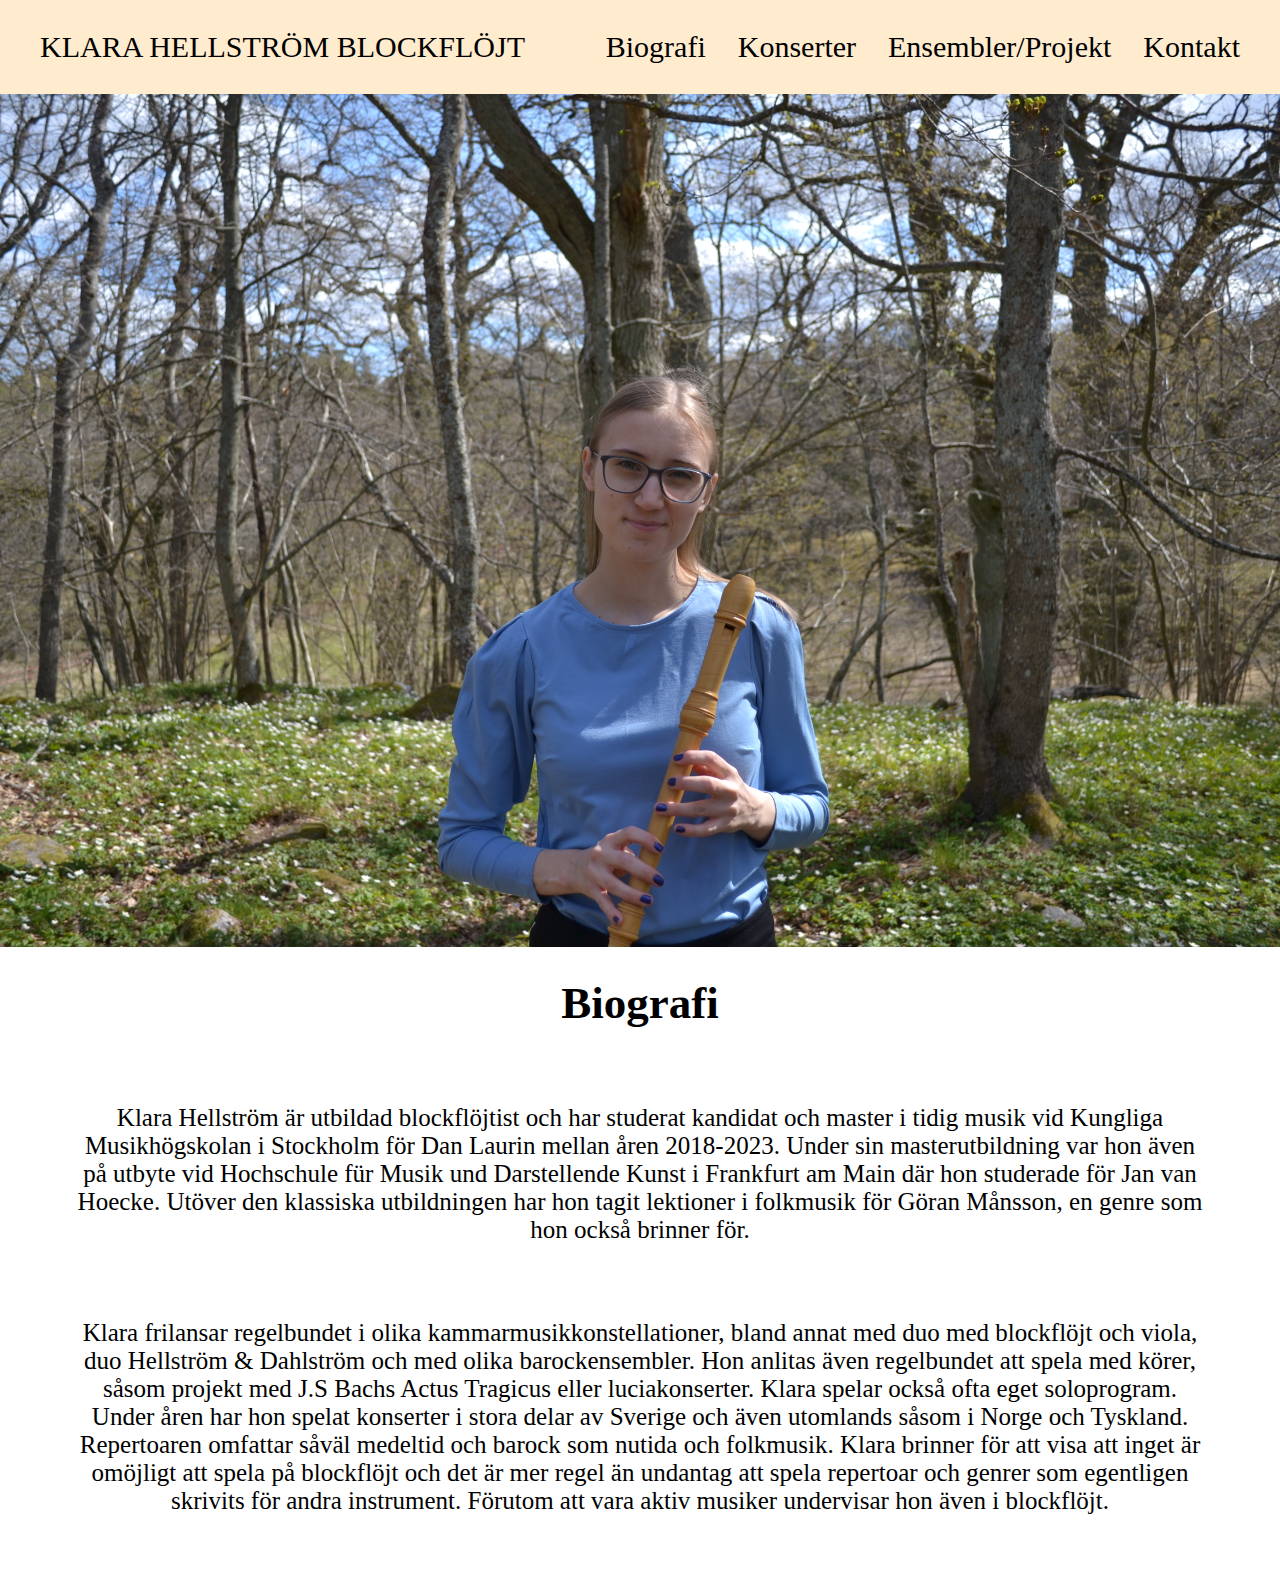
<file: index.html>
<!DOCTYPE html>
<html lang="en">
<head>
    <meta charset="UTF-8">
    <meta name="viewport" content="width=device-width, initial-scale=1.0">
    <title>Document</title>
    <link rel="stylesheet" href="style.css">

</head>
<body>
    <header>
        <nav>
            <div class="flex-layout">
                <p class="main-title">KLARA HELLSTRÖM BLOCKFLÖJT</p>
            </div>
            <ul class="primary-navigation">
                <li><a class="nav-link" href="/">Biografi</a></li>
                <li><a class="nav-link" href="/Konserter.html">Konserter</a></li>
                <li><a class="nav-link" href="/Projekt.html">Ensembler/Projekt</a></li>
                <li><a class="nav-link" href="/Kontakt.html">Kontakt</a></li>
            </ul>
            
        </nav>
    </header>
    <main>
        <img src="img/DSC_0005.JPG" alt="">
        <h1>Biografi</h1>
        <p class="content">Klara Hellström är utbildad blockflöjtist och har studerat kandidat och master i tidig musik vid Kungliga Musikhögskolan i Stockholm för Dan Laurin mellan åren 2018-2023. Under sin masterutbildning var hon även på utbyte vid Hochschule für Musik und Darstellende Kunst i Frankfurt am Main där hon studerade för Jan van Hoecke. Utöver den klassiska utbildningen har hon tagit lektioner i folkmusik för Göran Månsson, en genre som hon också brinner för.</p>

        <p class="content">Klara frilansar regelbundet i olika kammarmusikkonstellationer, bland annat med duo med blockflöjt och viola, duo Hellström & Dahlström och med olika barockensembler. Hon anlitas även regelbundet att spela med körer, såsom projekt med J.S Bachs Actus Tragicus eller luciakonserter. Klara spelar också ofta eget soloprogram. Under åren har hon spelat konserter i stora delar av Sverige och även utomlands såsom i Norge och Tyskland. Repertoaren omfattar såväl medeltid och barock som nutida och folkmusik. Klara brinner för att visa att inget är omöjligt att spela på blockflöjt och det är mer regel än undantag att spela repertoar och genrer som egentligen skrivits för andra instrument. Förutom att vara aktiv musiker undervisar hon även i blockflöjt.
        </p>
    </main>
    
</body>
</html>
</file>
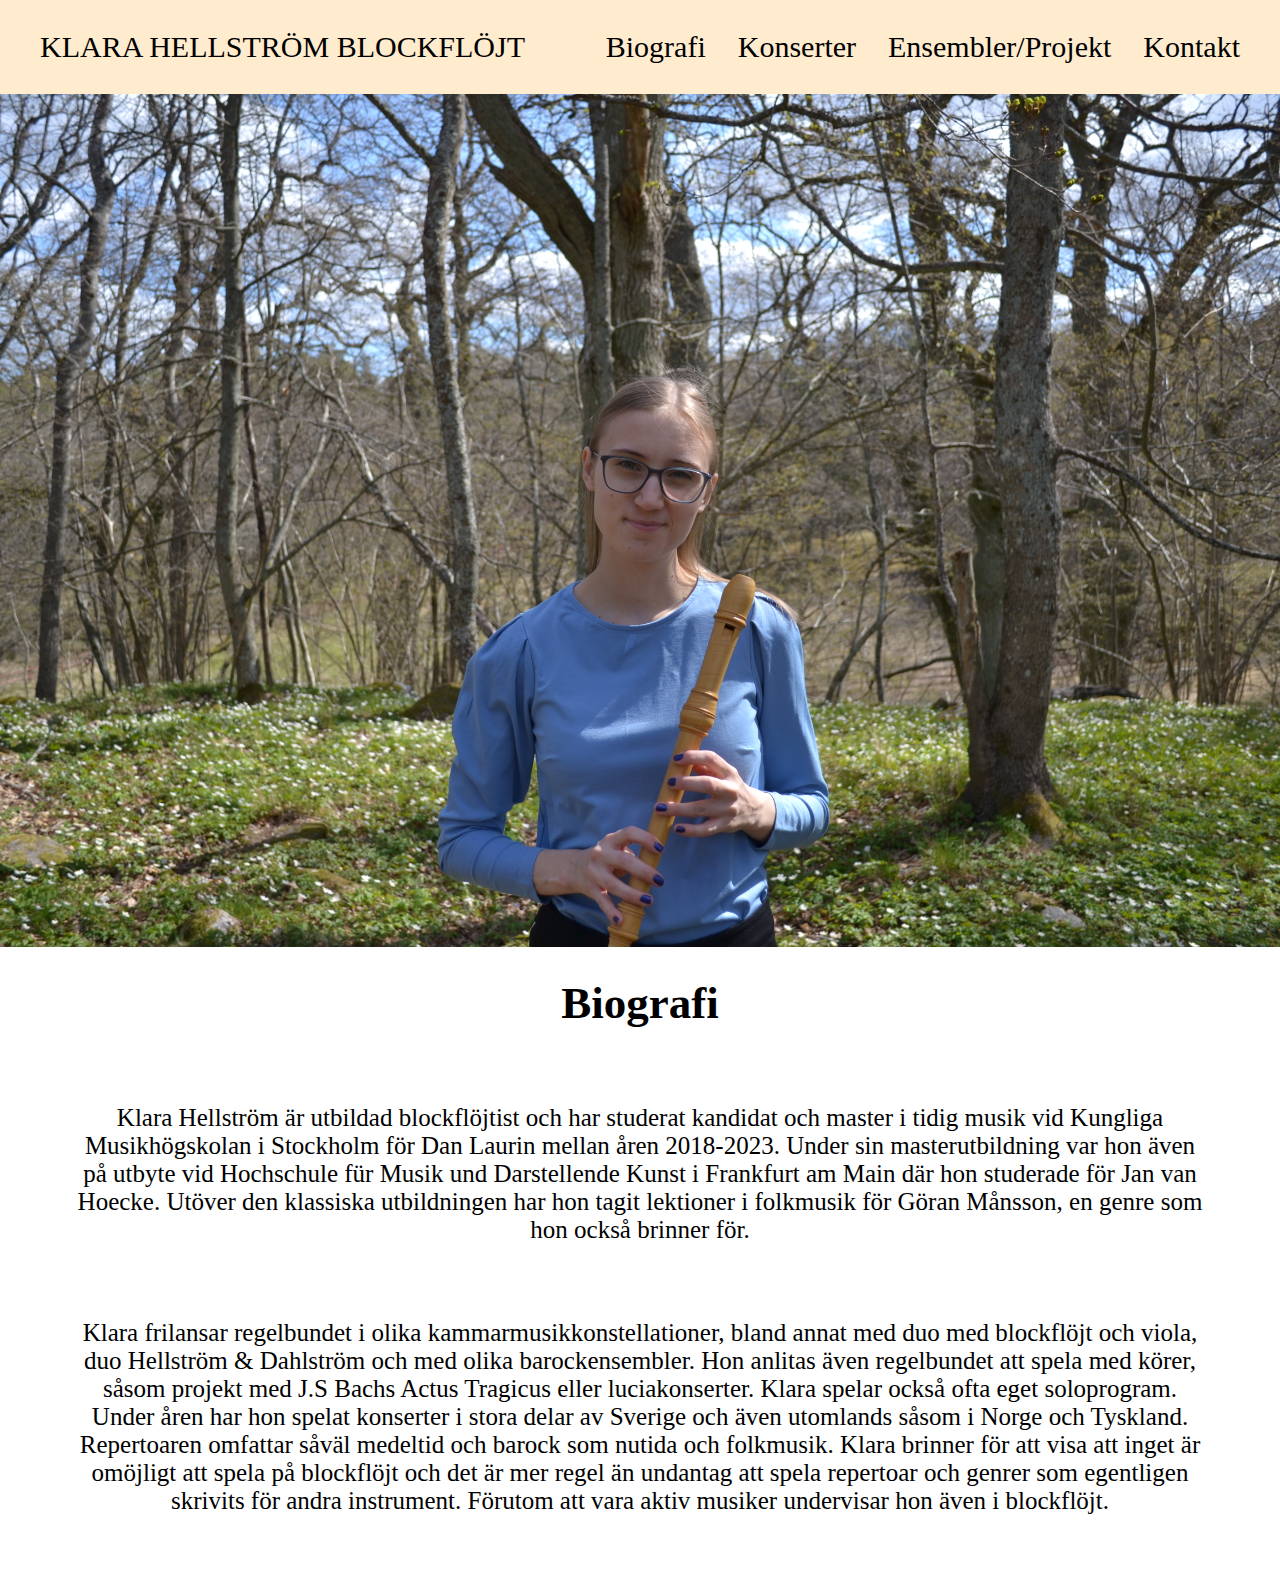
<file: Biografi.html>
<!DOCTYPE html>
<html lang="en">
<head>
    <meta charset="UTF-8">
    <meta name="viewport" content="width=device-width, initial-scale=1.0">
    <title>Document</title>
    <link rel="stylesheet" href="style.css">

</head>
<body>
    <header>
        <nav>
            <div class="flex-layout">
                <p class="main-title">KLARA HELLSTRÖM BLOCKFLÖJT</p>
            </div>
            <ul class="primary-navigation">
                <li><a class="nav-link" href="/Biografi.html">Biografi</a></li>
                <li><a class="nav-link" href="/Konserter.html">Konserter</a></li>
                <li><a class="nav-link" href="/Projekt.html">Ensembler/Projekt</a></li>
                <li><a class="nav-link" href="/Kontakt.html">Kontakt</a></li>
            </ul>
            
        </nav>
    </header>
    <main>
        <img src="img/DSC_0005.JPG" alt="">
        <h1>Biografi</h1>
        <p class="content">Klara Hellström är utbildad blockflöjtist och har studerat kandidat och master i tidig musik vid Kungliga Musikhögskolan i Stockholm för Dan Laurin mellan åren 2018-2023. Under sin masterutbildning var hon även på utbyte vid Hochschule für Musik und Darstellende Kunst i Frankfurt am Main där hon studerade för Jan van Hoecke. Utöver den klassiska utbildningen har hon tagit lektioner i folkmusik för Göran Månsson, en genre som hon också brinner för.</p>

        <p class="content">Klara frilansar regelbundet i olika kammarmusikkonstellationer, bland annat med duo med blockflöjt och viola, duo Hellström & Dahlström och med olika barockensembler. Hon anlitas även regelbundet att spela med körer, såsom projekt med J.S Bachs Actus Tragicus eller luciakonserter. Klara spelar också ofta eget soloprogram. Under åren har hon spelat konserter i stora delar av Sverige och även utomlands såsom i Norge och Tyskland. Repertoaren omfattar såväl medeltid och barock som nutida och folkmusik. Klara brinner för att visa att inget är omöjligt att spela på blockflöjt och det är mer regel än undantag att spela repertoar och genrer som egentligen skrivits för andra instrument. Förutom att vara aktiv musiker undervisar hon även i blockflöjt.
        </p>
    </main>
    
</body>
</html>
</file>
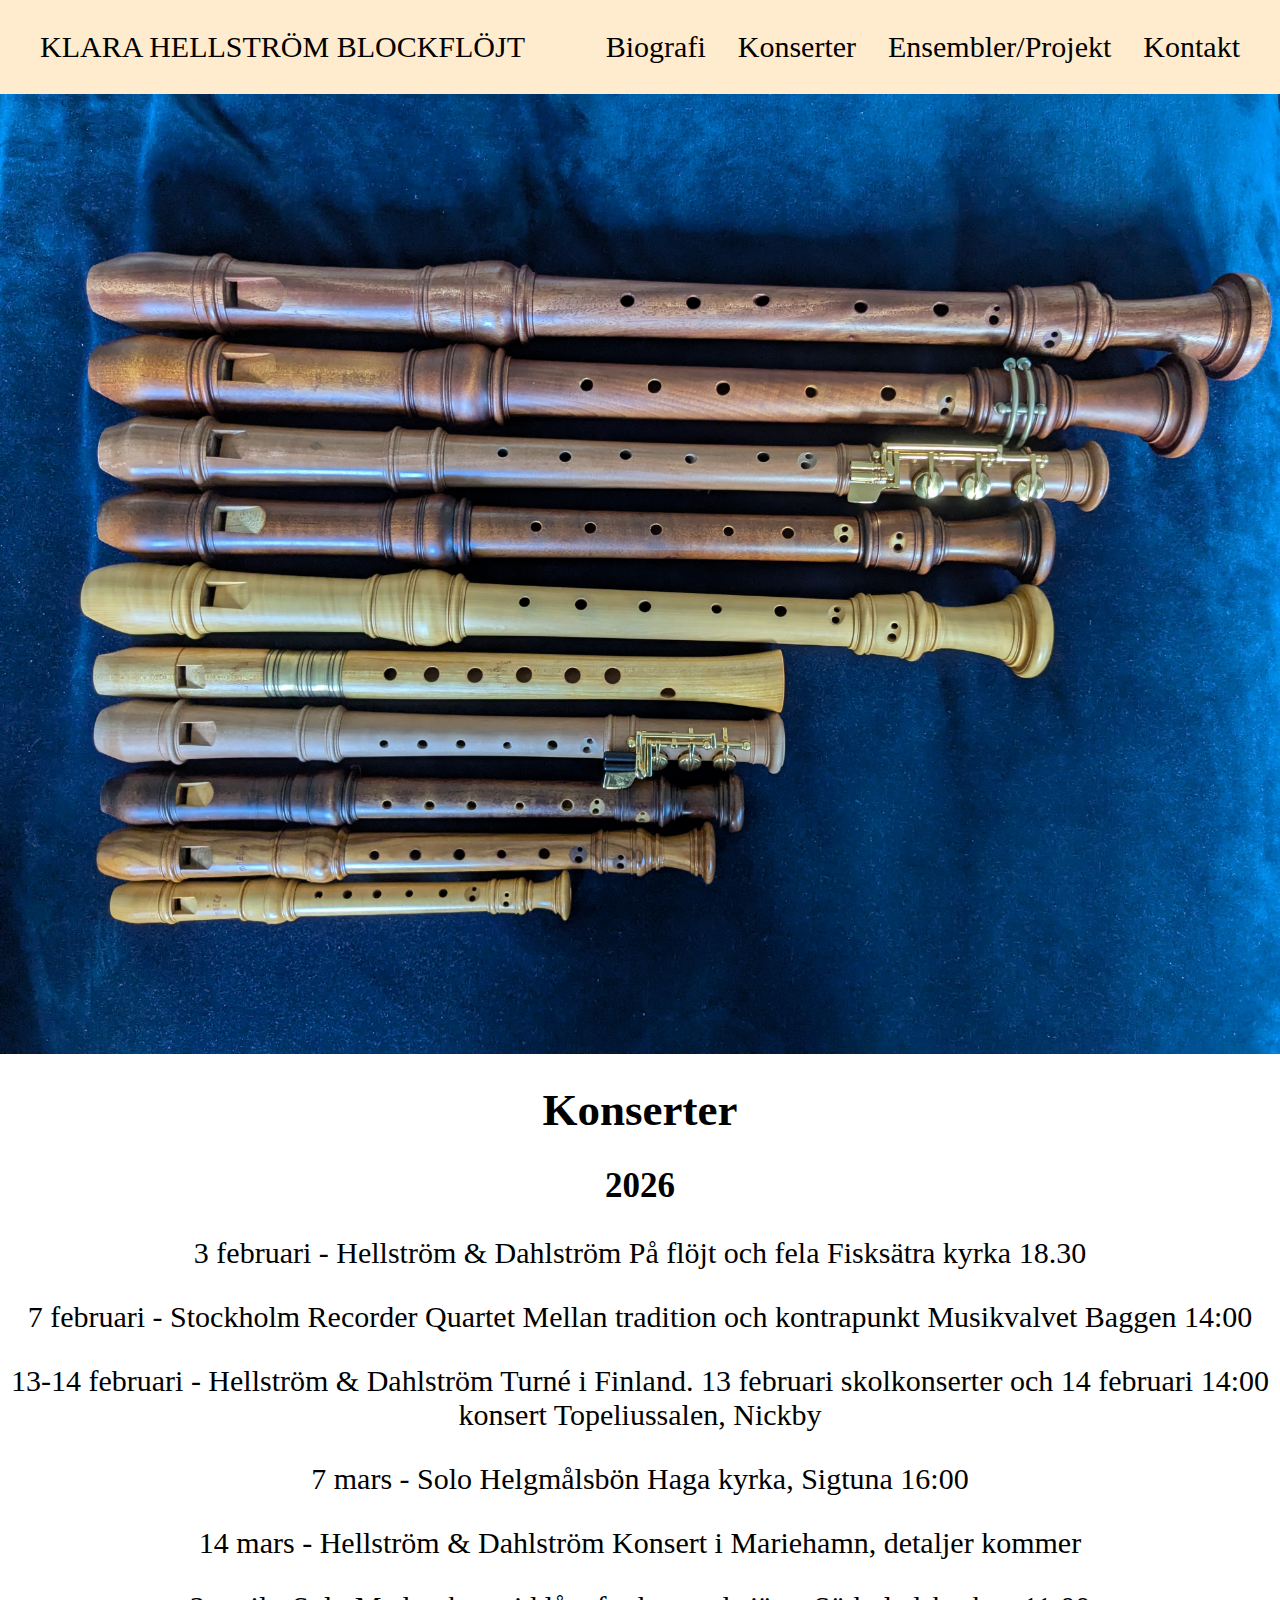
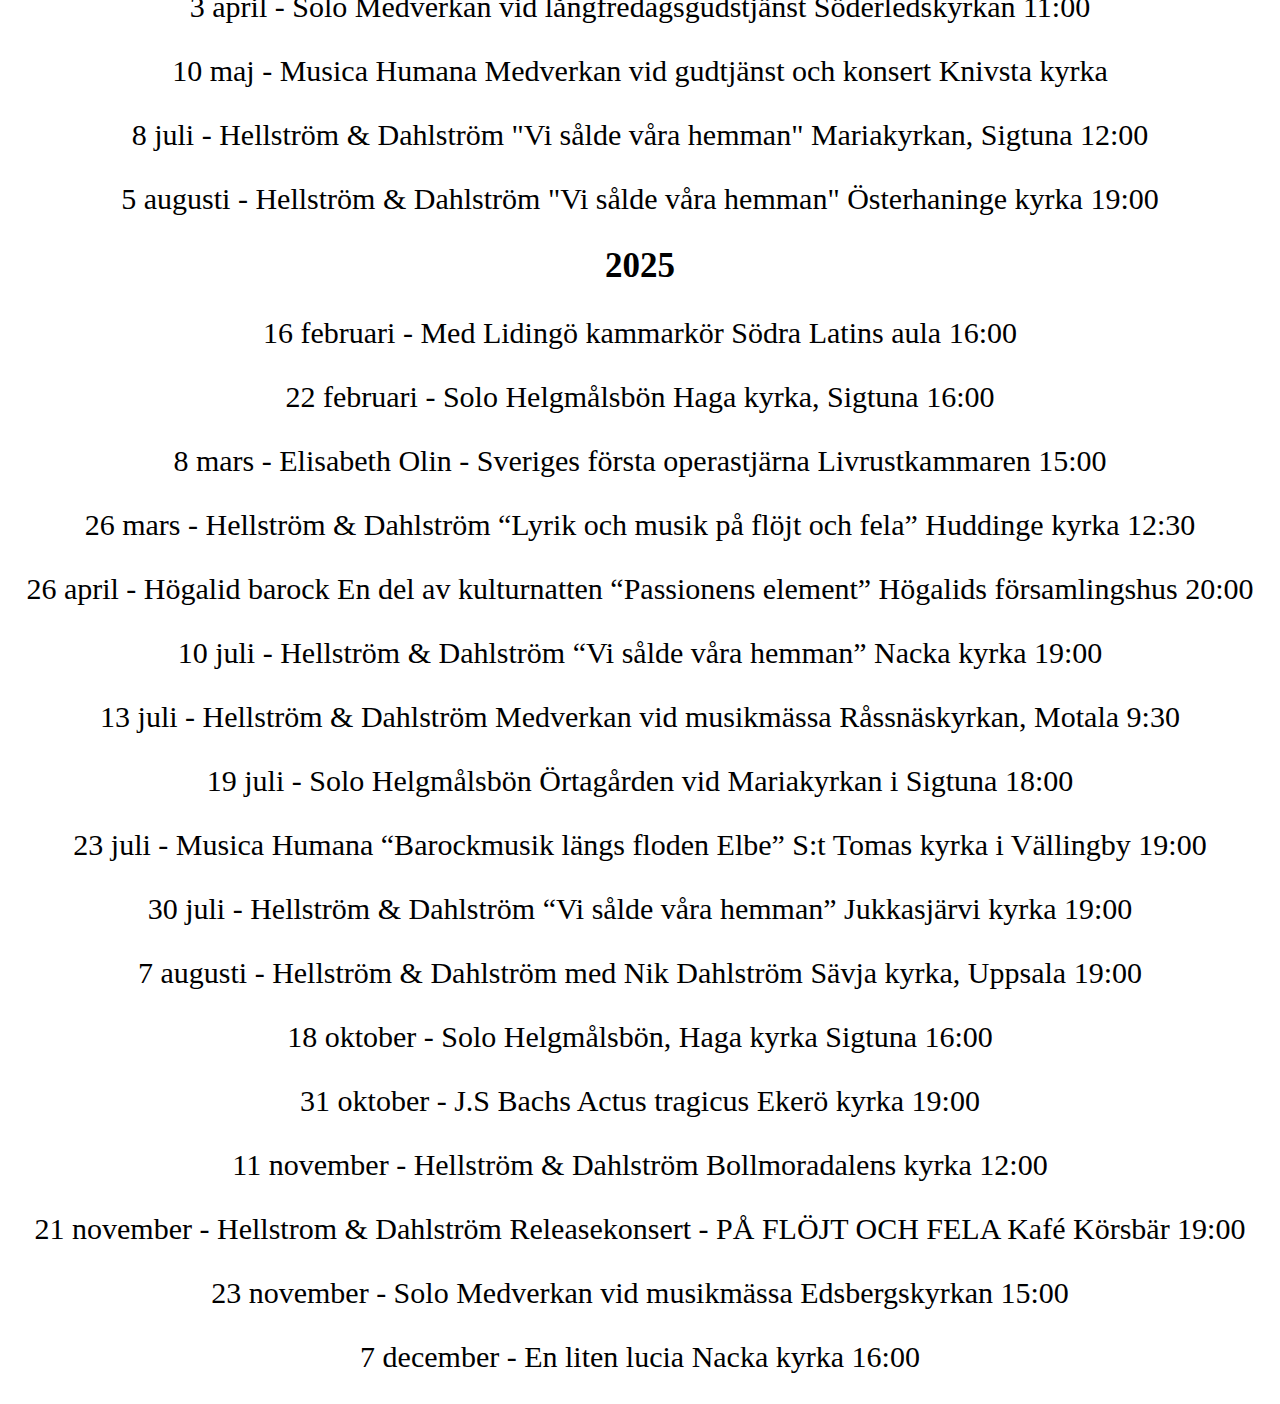
<file: Konserter.html>
<!DOCTYPE html>
<html lang="en">
<head>
    <meta charset="UTF-8">
    <meta name="viewport" content="width=device-width, initial-scale=1.0">
    <title>Konserter</title>
    <link rel="stylesheet" href="style.css">

</head>
<body>
    <header>
        <nav>
            <div class="flex-layout">
                <p class="main-title">KLARA HELLSTRÖM BLOCKFLÖJT</p>
            </div>
            <ul class="primary-navigation">
                <li><a class="nav-link" href="/">Biografi</a></li>
                <li><a class="nav-link" href="/Konserter.html">Konserter</a></li>
                <li><a class="nav-link" href="/Projekt.html">Ensembler/Projekt</a></li>
                <li><a class="nav-link" href="/Konserter.html">Kontakt</a></li>
            </ul>
            
            
            
        </nav>
    </header>
    <main>
        <img src="img/PXL_20250814_064322315.jpg" alt="">
        <h1>Konserter</h1>
        <h2 class="year">2026</h2>
        <p class="konserter">3 februari - Hellström & Dahlström
            På flöjt och fela 
            Fisksätra kyrka 18.30</p>

            <p class="konserter">7 februari - Stockholm Recorder Quartet
                Mellan tradition och kontrapunkt
                Musikvalvet Baggen 14:00</p>

            <p class="konserter">13-14 februari - Hellström & Dahlström 
                Turné i Finland. 13 februari skolkonserter och 14 februari 14:00 konsert Topeliussalen, Nickby</p>

            <p class="konserter">7 mars - Solo
                Helgmålsbön
                Haga kyrka, Sigtuna 16:00</p>

            <p class="konserter">14 mars - Hellström & Dahlström Konsert i Mariehamn, detaljer kommer</p>

            <p class="konserter">3 april - Solo
                    Medverkan vid långfredagsgudstjänst
                    Söderledskyrkan 11:00</p>

            <p class="konserter">10 maj - Musica Humana
                Medverkan vid gudtjänst och konsert Knivsta kyrka</p>

            <p class="konserter">8 juli - Hellström & Dahlström
            "Vi sålde våra hemman" Mariakyrkan, Sigtuna 12:00</p>

            <p class="konserter">5 augusti - Hellström & Dahlström
                "Vi sålde våra hemman" Österhaninge kyrka 19:00</p>

        <h2 class="year">2025</h2>

            <p class="konserter">16 februari - Med Lidingö kammarkör
            Södra Latins aula 16:00 </p>
            
            <p class="konserter">22 februari - Solo
            Helgmålsbön
            Haga kyrka, Sigtuna 16:00</p>
            
            <p class="konserter">8 mars - Elisabeth Olin - Sveriges första operastjärna
            Livrustkammaren 15:00</p>
            
            <p class="konserter">26 mars - Hellström & Dahlström
            “Lyrik och musik på flöjt och fela”
            Huddinge kyrka 12:30</p>
            
            <p class="konserter">26 april - Högalid barock
            En del av kulturnatten “Passionens element”
            Högalids församlingshus 20:00</p>
            
            <p class="konserter">10 juli - Hellström & Dahlström
            “Vi sålde våra hemman”
            Nacka kyrka 19:00</p>
            
            <p class="konserter">13 juli - Hellström & Dahlström
            Medverkan vid musikmässa
            Råssnäskyrkan, Motala 9:30</p>
            
            <p class="konserter">19 juli - Solo
            Helgmålsbön
            Örtagården vid Mariakyrkan i Sigtuna 18:00</p>
            
            <p class="konserter">23 juli - Musica Humana
            “Barockmusik längs floden Elbe”
            S:t Tomas kyrka i Vällingby 19:00</p>
            
            <p class="konserter">30 juli - Hellström & Dahlström
            “Vi sålde våra hemman”
            Jukkasjärvi kyrka 19:00</p>
            
            <p class="konserter">7 augusti - Hellström & Dahlström med Nik Dahlström
            Sävja kyrka, Uppsala 19:00</p>

            <p class="konserter">18 oktober - Solo Helgmålsbön, Haga kyrka Sigtuna 16:00</p>

            <p class="konserter">31 oktober - J.S Bachs Actus tragicus
            Ekerö kyrka 19:00</p>
            
            <p class="konserter">11 november - Hellström & Dahlström
            Bollmoradalens kyrka 12:00</p>

            <p class="konserter">21 november - Hellstrom & Dahlström 
            Releasekonsert - PÅ FLÖJT OCH FELA 
            Kafé Körsbär 19:00 </p>

            <p class="konserter">23 november - Solo
            Medverkan vid musikmässa
            Edsbergskyrkan 15:00</p>

            <p class="konserter">7 december - En liten lucia 
            Nacka kyrka 16:00</p>


    

    </main>
    
</body>
</html>
</file>
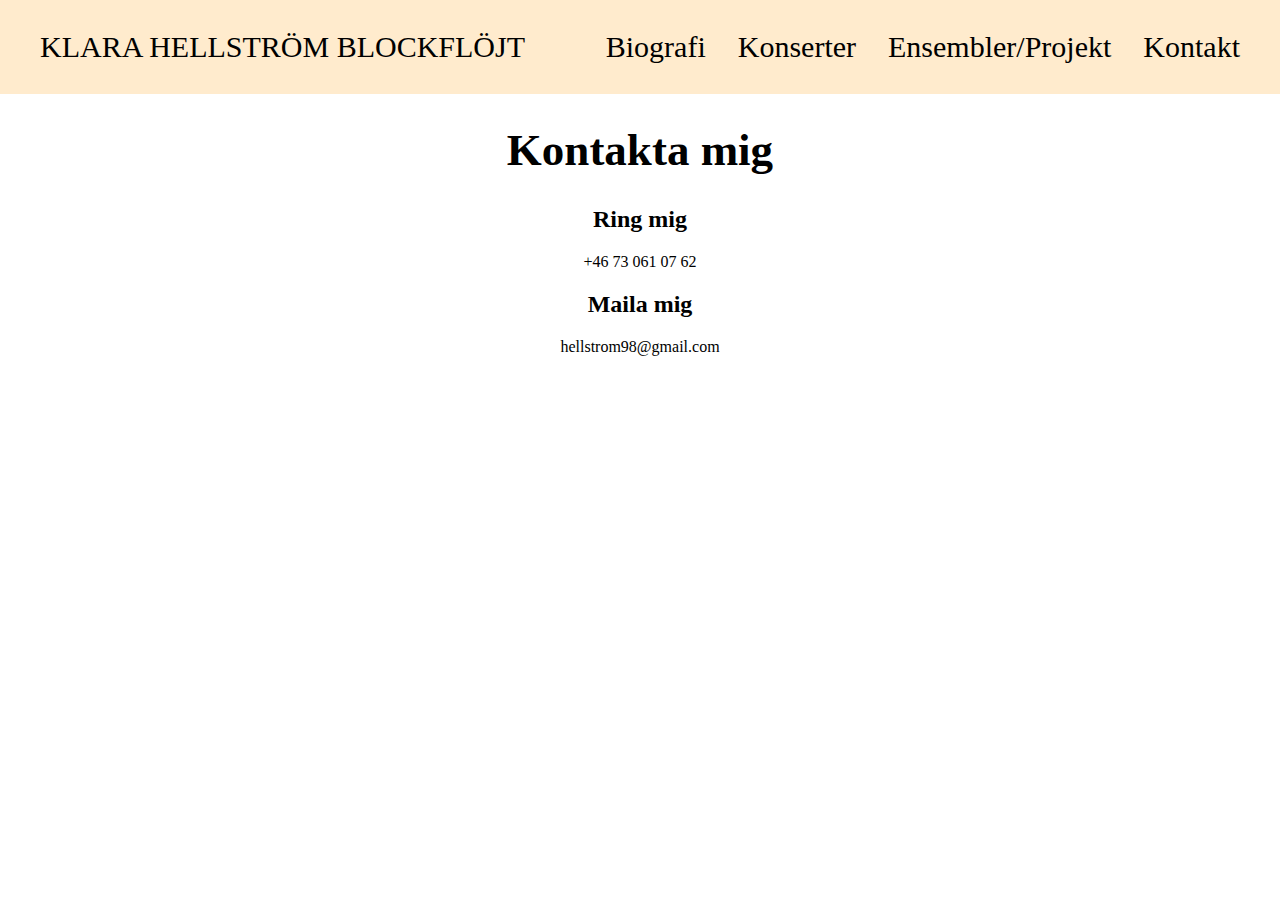
<file: Kontakt.html>
<!DOCTYPE html>
<html lang="en">
<head>
    <meta charset="UTF-8">
    <meta name="viewport" content="width=device-width, initial-scale=1.0">
    <title>Kontakt</title>
    <link rel="stylesheet" href="style.css">

</head>
<body>
    <header>
        <nav>
            <div class="flex-layout">
                <p class="main-title">KLARA HELLSTRÖM BLOCKFLÖJT</p>
            </div>
            <ul class="primary-navigation">
                <li><a class="nav-link" href="/">Biografi</a></li>
                <li><a class="nav-link" href="/Konserter.html">Konserter</a></li>
                <li><a class="nav-link" href="/Projekt.html">Ensembler/Projekt</a></li>
                <li><a class="nav-link" href="/Konserter.html">Kontakt</a></li>
            </ul>
            
            
            
        </nav>
    </header>
    <main>
        <h1>Kontakta mig</h1>
        <h2>Ring mig</h2>
        <p class="kontakta">+46 73 061 07 62</p>
        <h2>Maila mig</h2>
        <p class="kontakta">hellstrom98@gmail.com</p>

    </main>
    
</body>
</html>
</file>
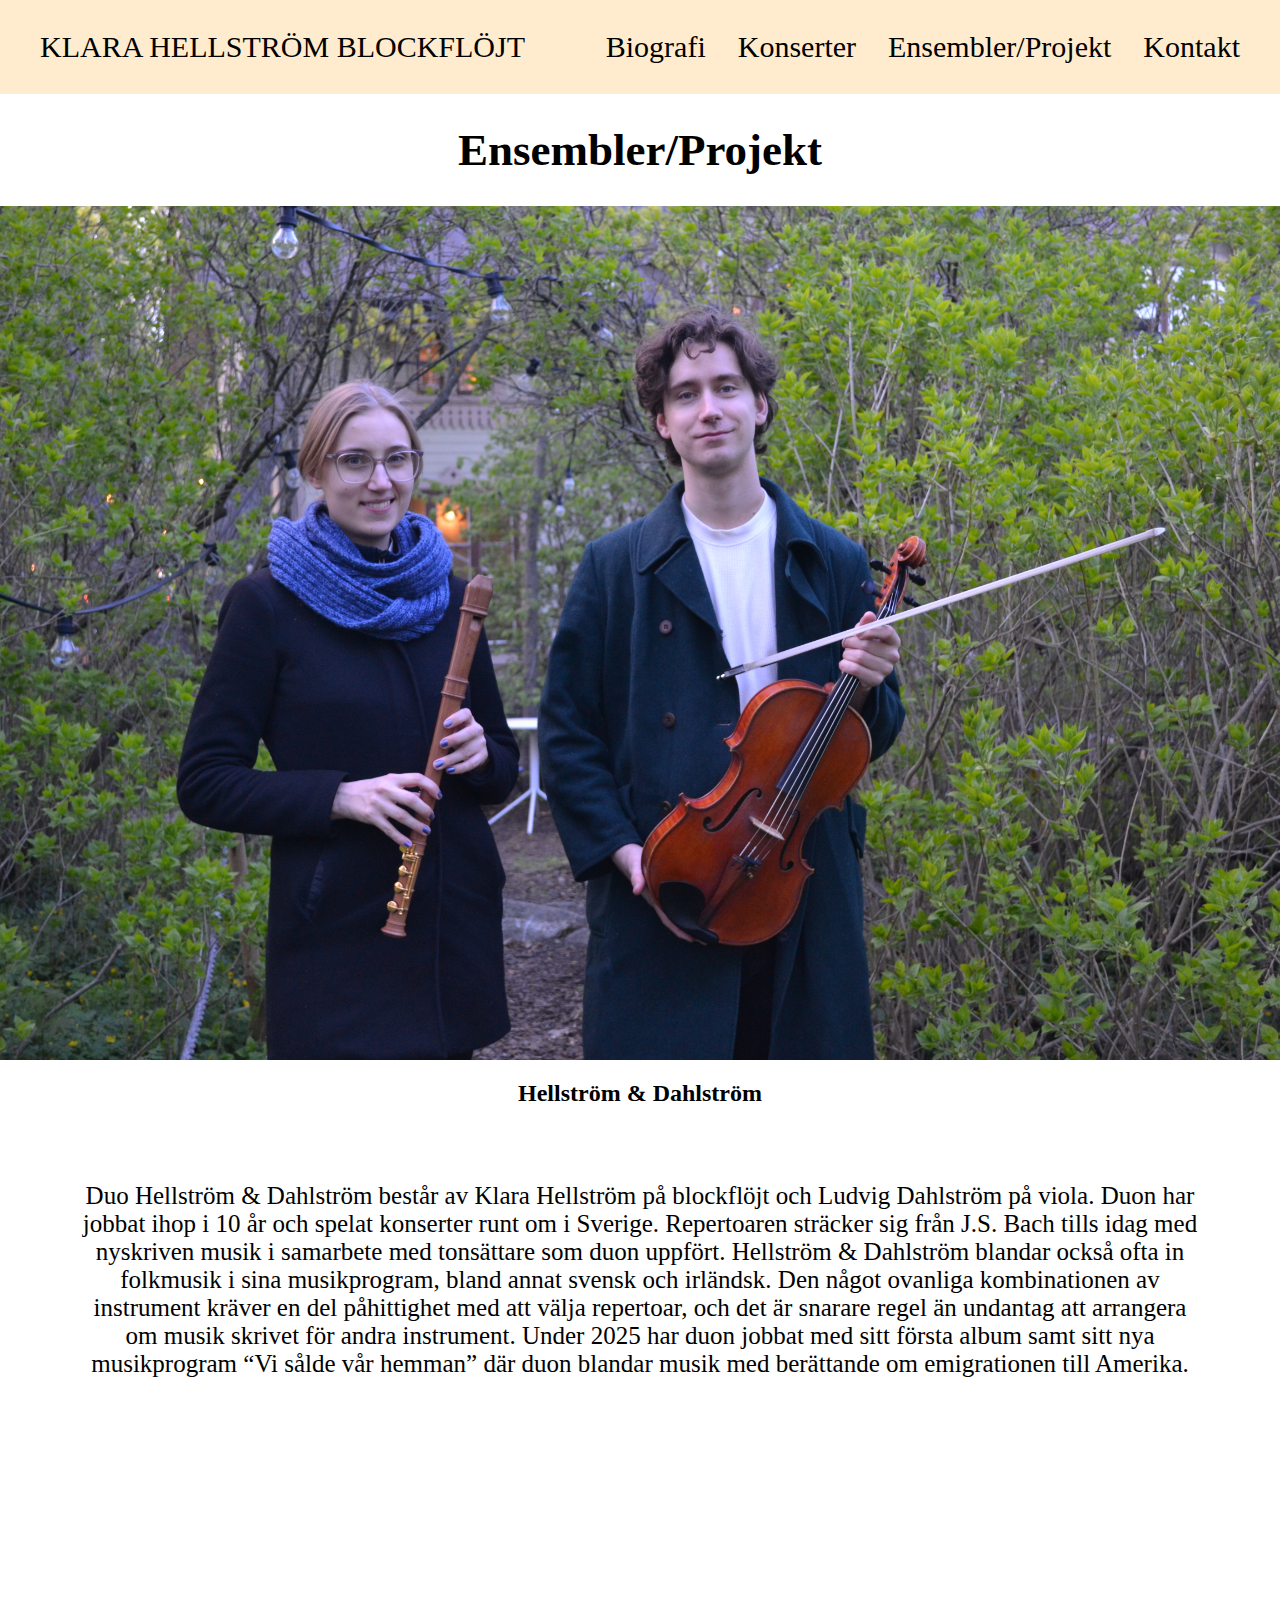
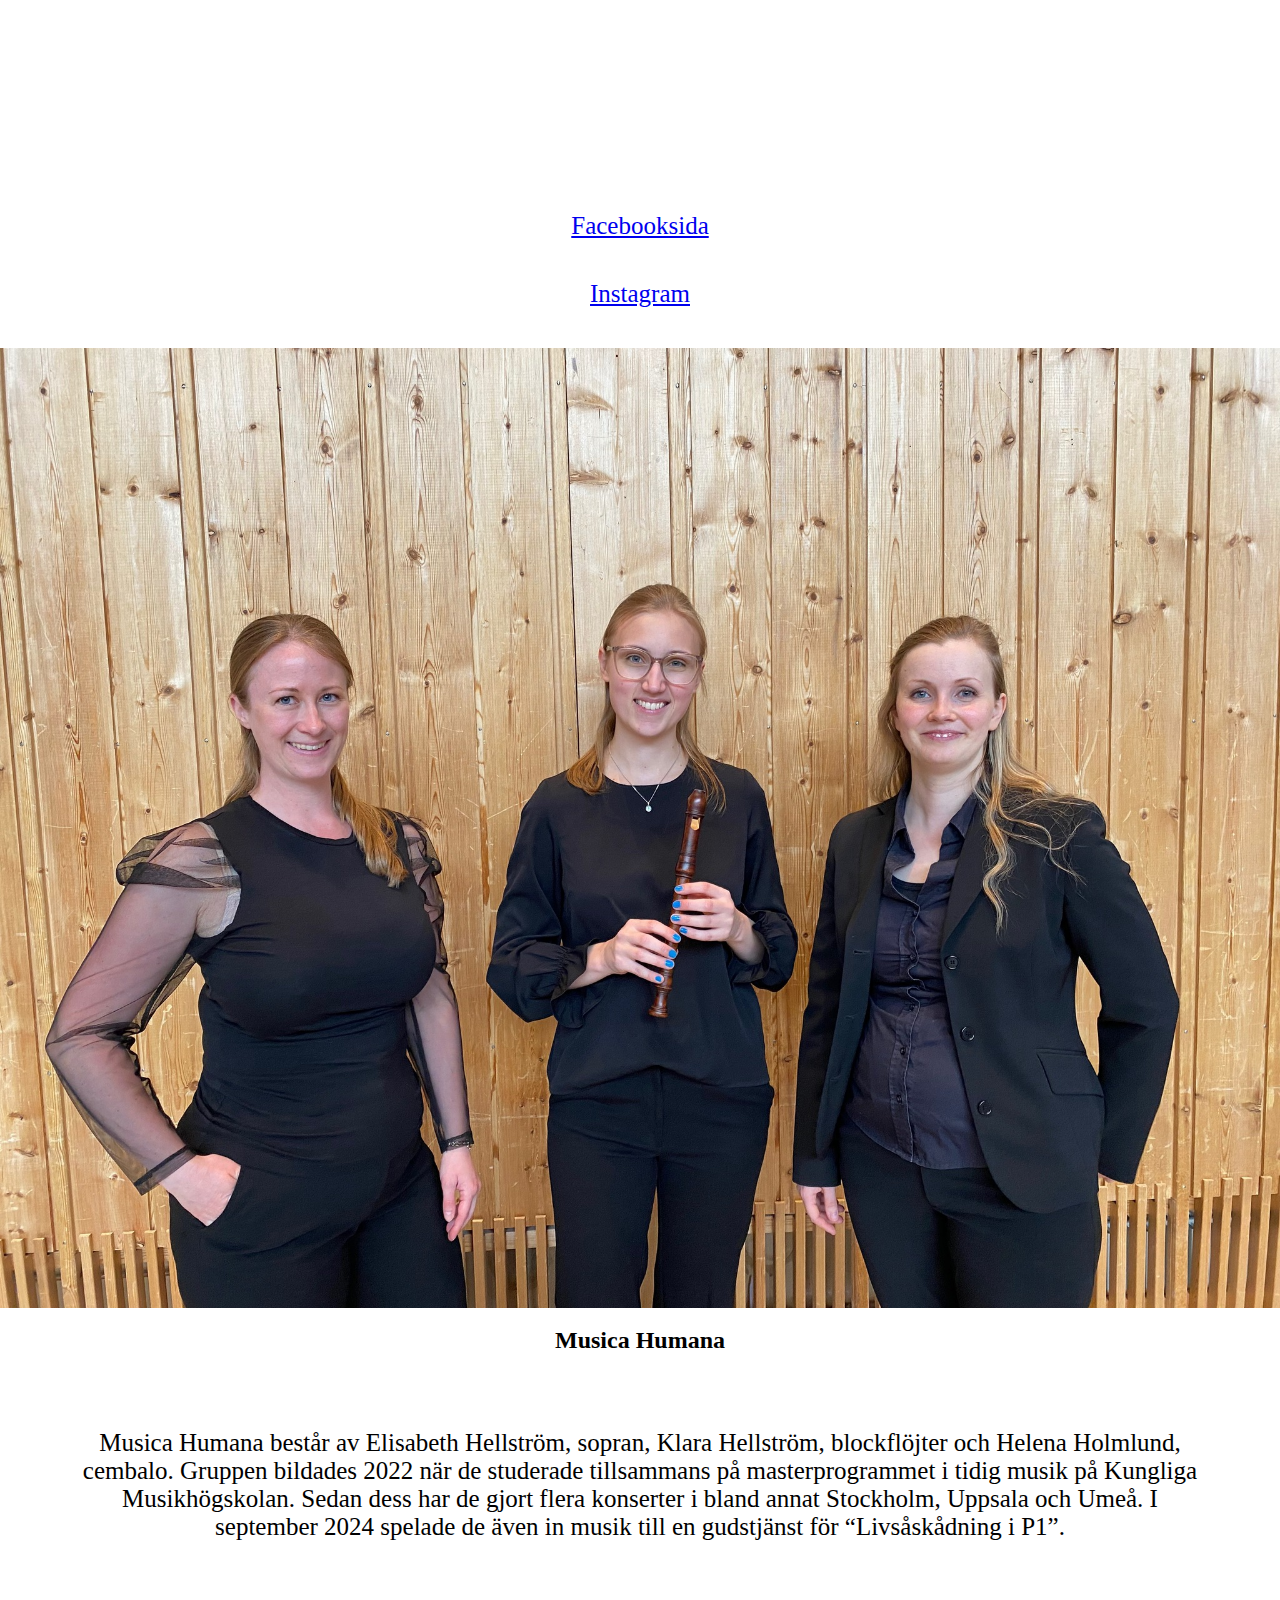
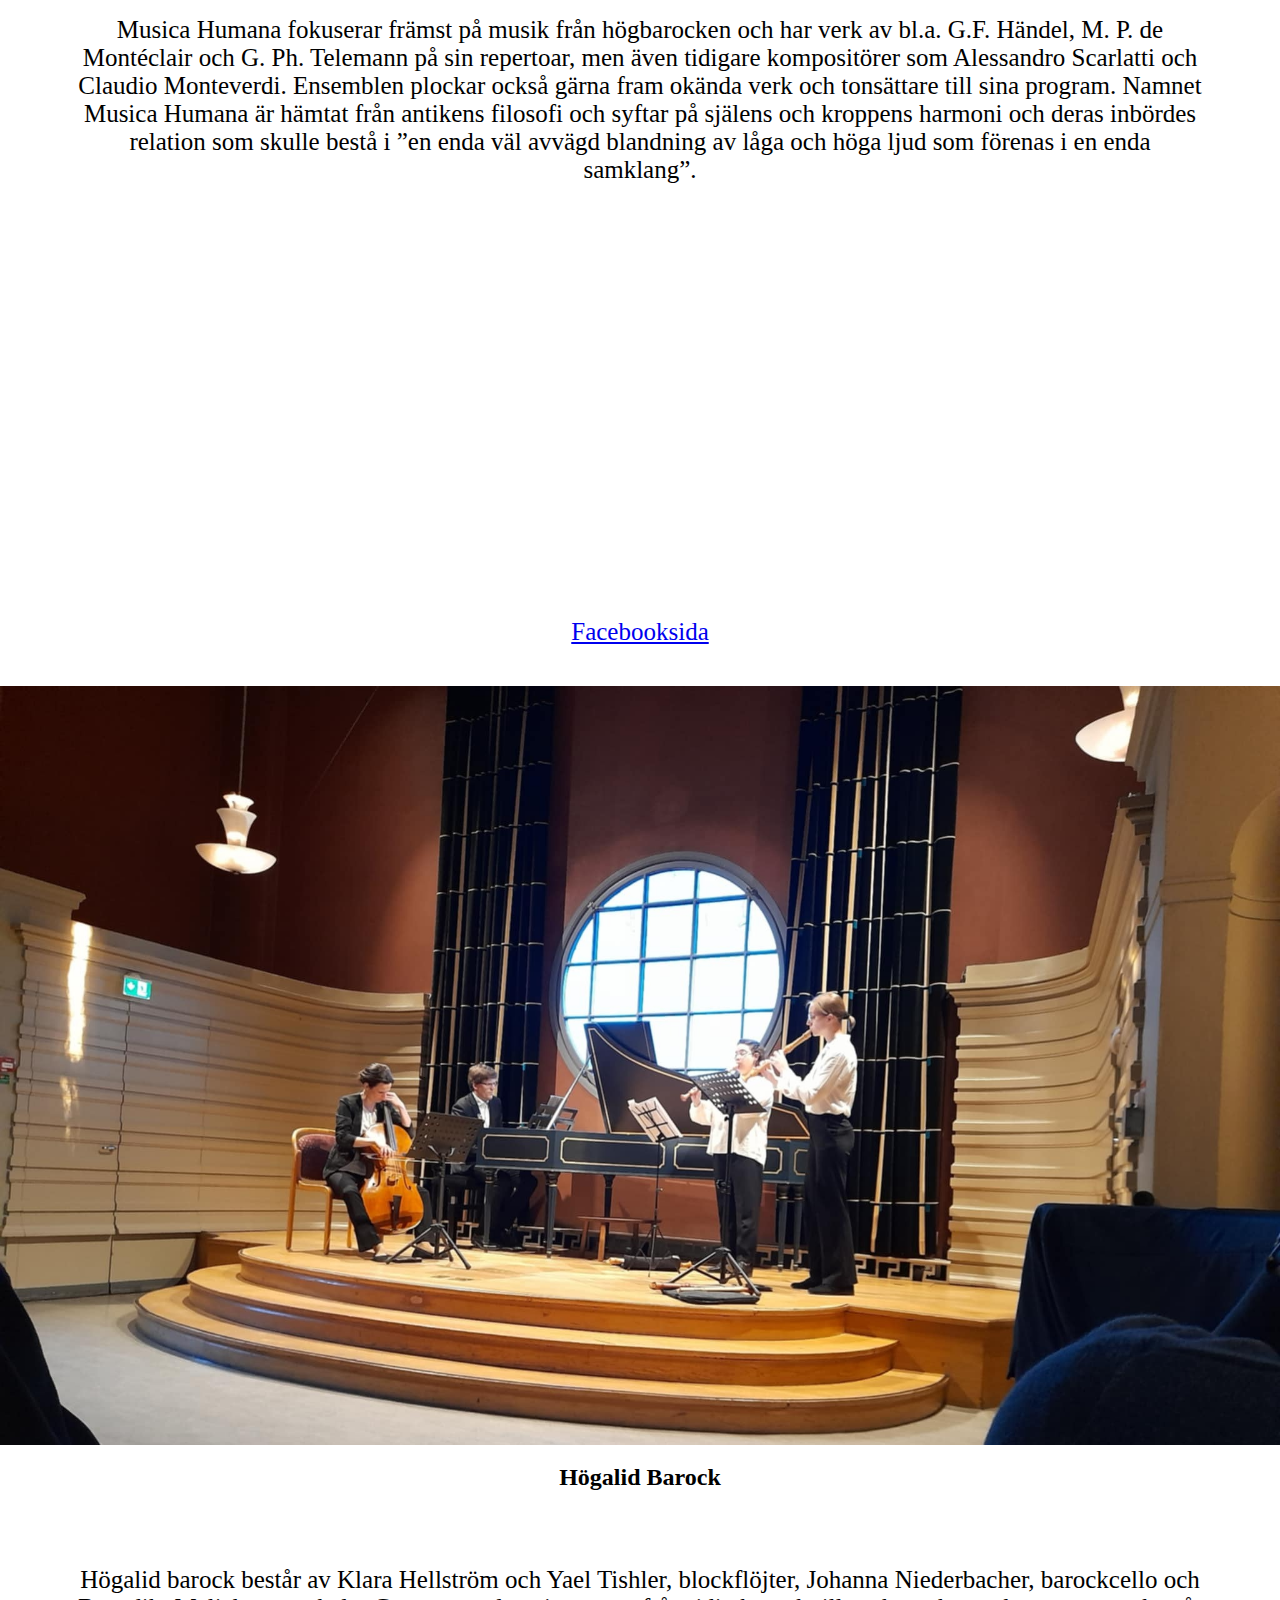
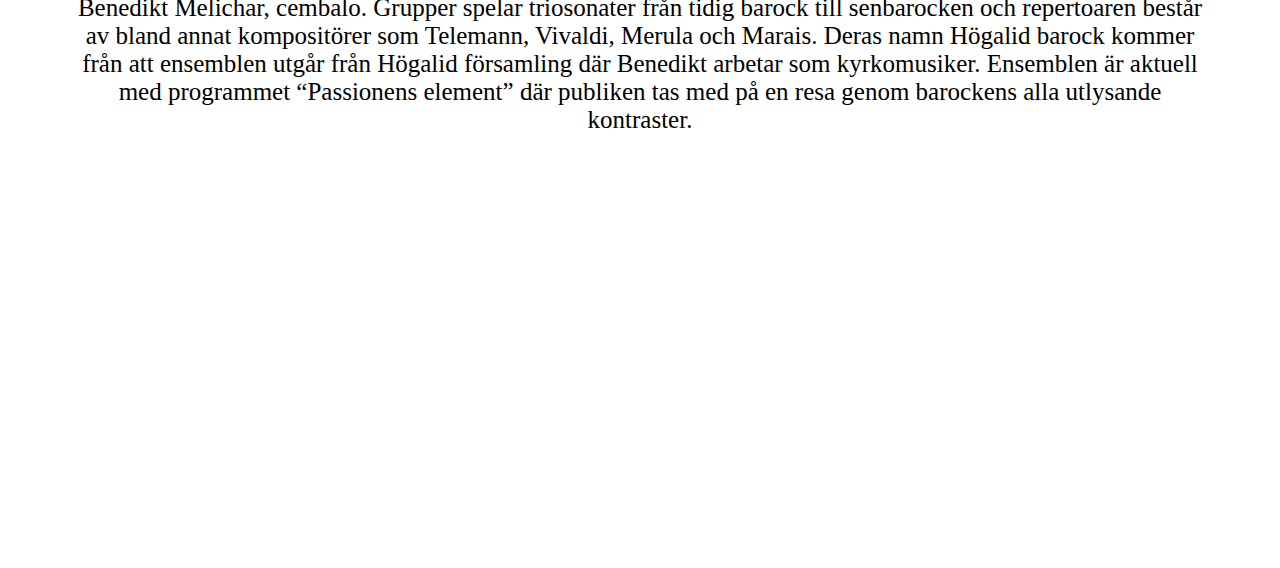
<file: Projekt.html>
<!DOCTYPE html>
<html lang="en">
<head>
    <meta charset="UTF-8">
    <meta name="viewport" content="width=device-width, initial-scale=1.0">
    <title>Projekt</title>
    <link rel="stylesheet" href="style.css">

</head>
<body>
    <header>
        <nav>
            <div class="flex-layout">
                <p class="main-title">KLARA HELLSTRÖM BLOCKFLÖJT</p>
            </div>
            <ul class="primary-navigation">
                <li><a class="nav-link" href="/">Biografi</a></li>
                <li><a class="nav-link" href="/Konserter.html">Konserter</a></li>
                <li><a class="nav-link" href="/Projekt.html">Ensembler/Projekt</a></li>
                <li><a class="nav-link" href="/Kontakt.html">Kontakt</a></li>
            </ul>
            
        </nav>
    </header>
    <main>
        <h1 class="title">Ensembler/Projekt</h1>
        <img class="hem" src="img/DSC_0841.JPG" alt="">
        

        <h2 class="title">Hellström & Dahlström</h2>
        <p class="content">Duo Hellström & Dahlström består av Klara Hellström på blockflöjt och Ludvig Dahlström på viola. Duon har jobbat ihop i 10 år och spelat konserter runt om i Sverige. Repertoaren sträcker sig från J.S. Bach tills idag med nyskriven musik i samarbete med tonsättare som duon uppfört. Hellström & Dahlström blandar också ofta in folkmusik i sina musikprogram, bland annat svensk och irländsk. Den något ovanliga kombinationen av instrument kräver en del påhittighet med att välja repertoar, och det är snarare regel än undantag att arrangera om musik skrivet för andra instrument. Under 2025 har duon jobbat med sitt första album samt sitt nya musikprogram “Vi sålde vår hemman” där duon blandar musik med berättande om emigrationen till Amerika.</p>

        <div class="video">
            <iframe width="560" height="315" src="https://youtube.com/embed/UOWCxqlaY10?si=3wRRUOxJyumTJkTe" title="YouTube video player" frameborder="0" allow="accelerometer; autoplay; clipboard-write; encrypted-media; gyroscope; picture-in-picture; web-share" referrerpolicy="strict-origin-when-cross-origin" allowfullscreen></iframe></div>
            <div style="text-align: center;">
            <a class="facebook" href="https://www.facebook.com/profile.php?id=100085014395704">Facebooksida</a></div>
            <div style="text-align: center; padding-top: 40px; padding-bottom: 40px; font-size: 25px;">
                <a href="https://www.instagram.com/hellstromochdahlstrom/">Instagram</a>
            </div>

        <img class="hem" src="img/Musica Hmana bild.jpeg" alt="">
        <h2 class="title">Musica Humana</h2>

        <p class="content">Musica Humana består av Elisabeth Hellström, sopran, Klara Hellström, blockflöjter och Helena Holmlund, cembalo. Gruppen bildades 2022 när de studerade tillsammans på masterprogrammet i tidig musik på Kungliga Musikhögskolan. Sedan dess har de gjort flera konserter i bland annat Stockholm, Uppsala och Umeå. I september 2024 spelade de även in musik till en gudstjänst för “Livsåskådning i P1”. </p>

        <p class="content"> Musica Humana fokuserar främst på musik från högbarocken och har verk av bl.a. G.F. Händel, M. P. de Montéclair och G. Ph. Telemann på sin repertoar, men även tidigare kompositörer som Alessandro Scarlatti och Claudio Monteverdi. Ensemblen plockar också gärna fram okända verk och tonsättare till sina program. Namnet Musica Humana är hämtat från antikens filosofi och syftar på själens och kroppens harmoni och deras inbördes relation som skulle bestå i ”en enda väl avvägd blandning av låga och höga ljud som förenas i en enda samklang”.
            <div class="video">
            <iframe width="560" height="315" src="https://youtube.com/embed/hSWvdz8vBes?si=J6ARetTeSIuDHDA0" title="YouTube video player" frameborder="0" allow="accelerometer; autoplay; clipboard-write; encrypted-media; gyroscope; picture-in-picture; web-share" referrerpolicy="strict-origin-when-cross-origin" allowfullscreen></iframe></div>
            <div style="text-align: center; padding-bottom: 40px;">
            <a class="facebook" href="https://www.facebook.com/profile.php?id=100090805476262">Facebooksida</a></div>


        <img class="hem" src="img/Högalid barock bild borttagen botten.jpeg" alt="">
        <h2 class="title">Högalid Barock</h2>

        <p class="content"> Högalid barock består av Klara Hellström och Yael Tishler, blockflöjter, Johanna Niederbacher, barockcello och Benedikt Melichar, cembalo. Grupper spelar triosonater från tidig barock till senbarocken och repertoaren består av bland annat kompositörer som Telemann, Vivaldi, Merula och Marais. Deras namn Högalid barock kommer från att ensemblen utgår från Högalid församling där Benedikt arbetar som kyrkomusiker. Ensemblen är aktuell med programmet “Passionens element” där publiken tas med på en resa genom barockens alla utlysande kontraster.
            <div class="video">
            <iframe width="560" height="315" src="https://youtube.com/embed/HVT5iKig4pc?si=PahdXHHTf55sAtlE" title="YouTube video player" frameborder="0" allow="accelerometer; autoplay; clipboard-write; encrypted-media; gyroscope; picture-in-picture; web-share" referrerpolicy="strict-origin-when-cross-origin" allowfullscreen></iframe></div>

        </p>
    </main>
    
</body>
</html>
</file>
<file: style.css>
body {
    margin: 0;
}

h1 {
    text-align: center;
    font-size: 45px;
}

.kontakta {
    text-align: center;
}

form {
    text-align: center;
}

textarea {
    font-size: 50px;
}

.year {
    font-size: 35px;
}

h2 {
    text-align: center;
}

.konserter {
    text-align: center;
    font-size: 30px;

}

.video {
    text-align: center;
    margin-bottom: 40px;
}

.facebook {
    font-size: 25px;
    margin-bottom: 400px;
}

iframe {
    text-align: center;
}

.content {
    text-align: center;
    font-size: 25px;
    margin: 75px;
}

.hem {
    display: flex;
    width: 1500px;
    height: auto;
    margin: auto;
}

.primary-navigation {
    display: flex;
    list-style: none;
    font-size: 30px;
    gap: 2rem;
}

nav {
    display: flex;
    font-size: 30px;
    align-items: center;
    gap: 2rem;
    justify-content: space-between;
    padding-inline: 40px;
    background-color: blanchedalmond;
}

.flex-layout {
    display: flex;
    align-items: center;
    gap: 1rem;

}

img {
    display: block;
    max-width: 100%;

    object-fit: cover;

    font-style: italic;
}

.logo {
    width: 32px;
    height: 32px;
}

img {
    width: 100%;
}
button {
    margin-top: 6rem;
    margin-left: 6rem;
}

.nav-link:link,
.nav-link:visited {
    color: rgb(0, 0, 0);
    text-decoration: none;

}

.nav-link:hover {
    color: rgb(119, 165, 244);
    text-decoration: underline;
}

.nav-link:active {
    color: rgb(30, 0, 255);
    text-decoration: underline;
}

@media (max-width:  480px) {
    nav {
        max-width: 100%;
        flex-direction: column;
        justify-content: center;
    }

    nav ul.primary-navigation {
        flex-direction: row;   /* stack menu items vertically */
        padding: -100;
        margin: 0;
        list-style: none;
        width: 100%;
        text-align: center;
        font-size: 40%;
    }

    h1 {
        font-size: 160%;
    }

    .year {
        font-size: 140%;
    }

    .content {
        font-size: 120%;
    }

    .main-title {
        font-size: 50%;
    }

    .konserter {
        font-size: 120%;
    }

    iframe {
        width: 100%;
        height: 250px;
    }
}
</file>
